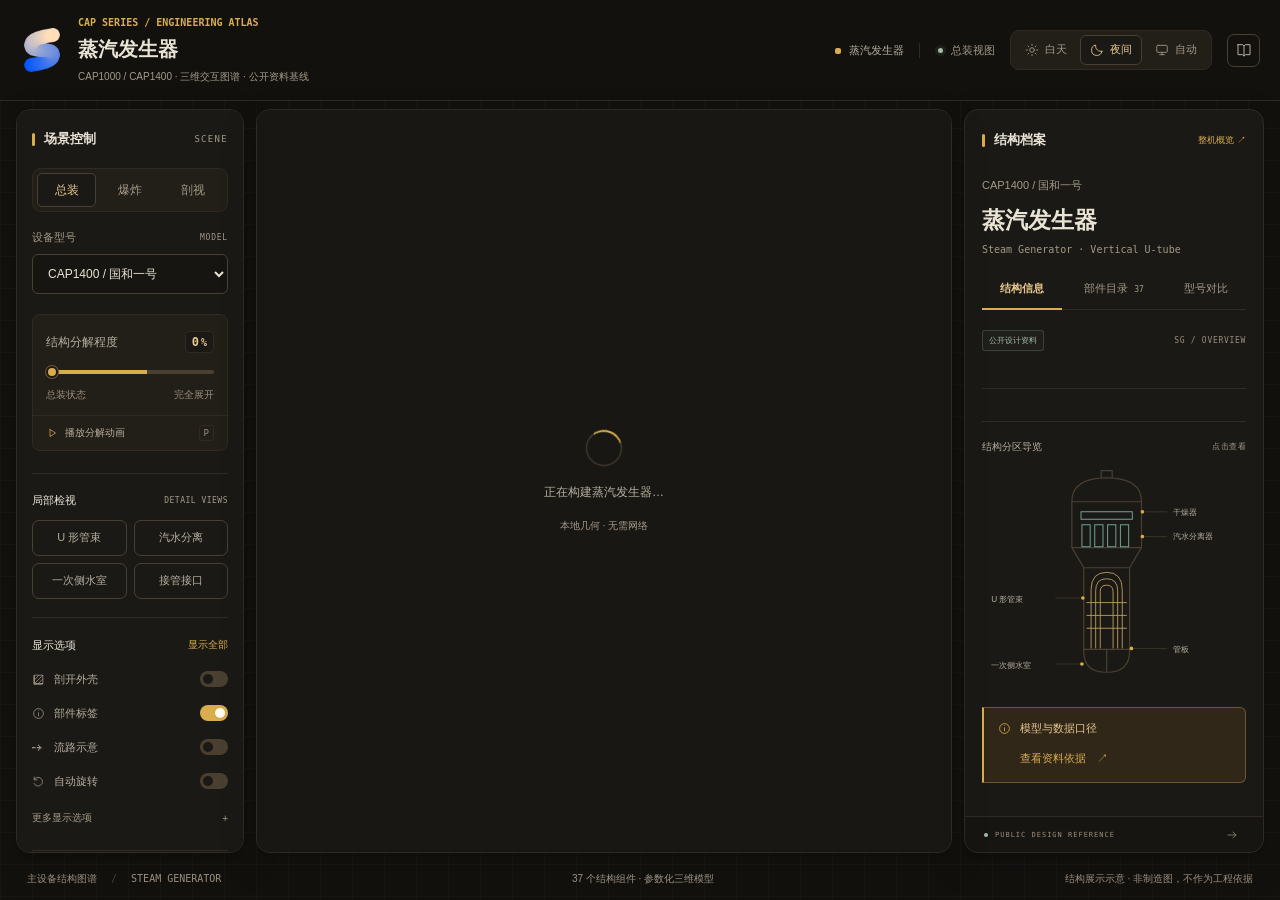
<file: CAP1000-CAP1400蒸汽发生器.html>
<!doctype html>
<html lang="zh-CN">
<head><meta charset="UTF-8"><meta name="viewport" content="width=device-width,initial-scale=1"><meta http-equiv="refresh" content="0;url=./index.html"><title>蒸汽发生器三维结构图谱</title></head>
<body><p><a href="./index.html">打开 CAP1000 / CAP1400 蒸汽发生器三维结构图谱</a></p></body>
</html>
</file>
